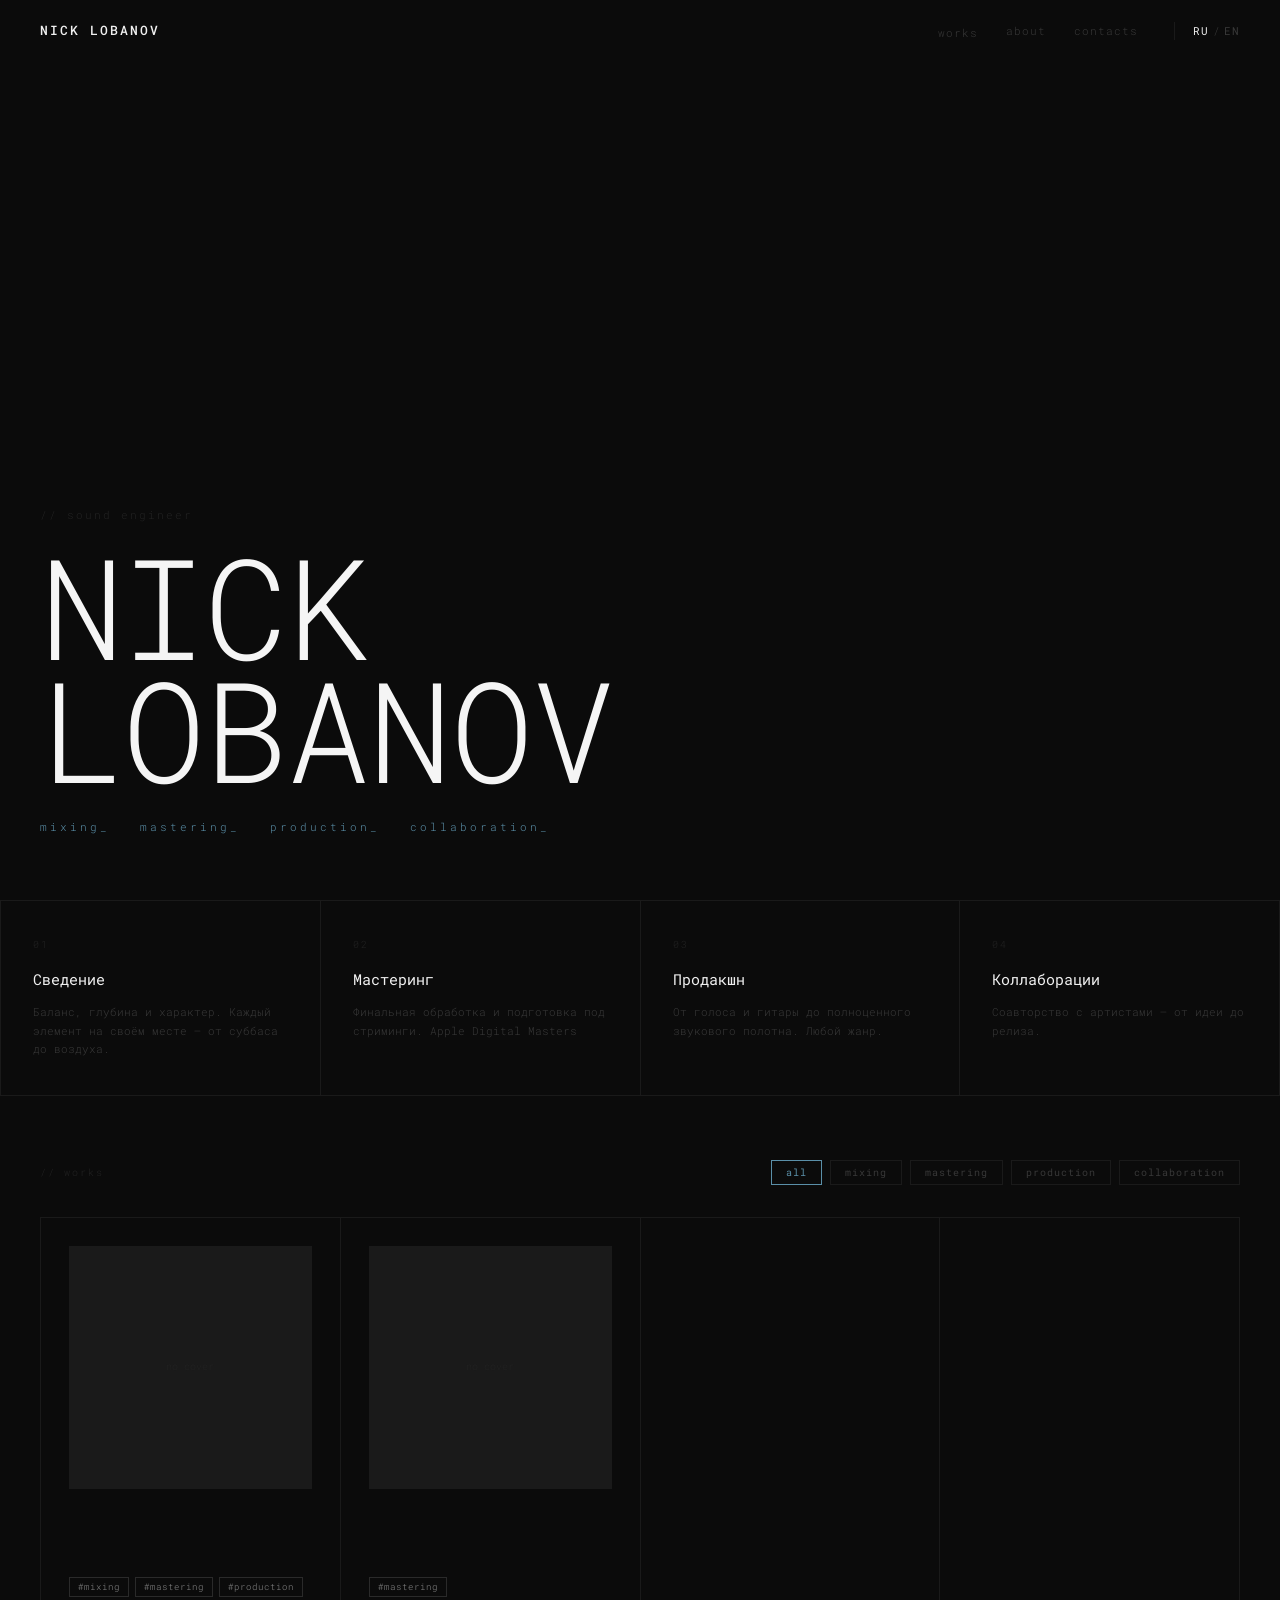
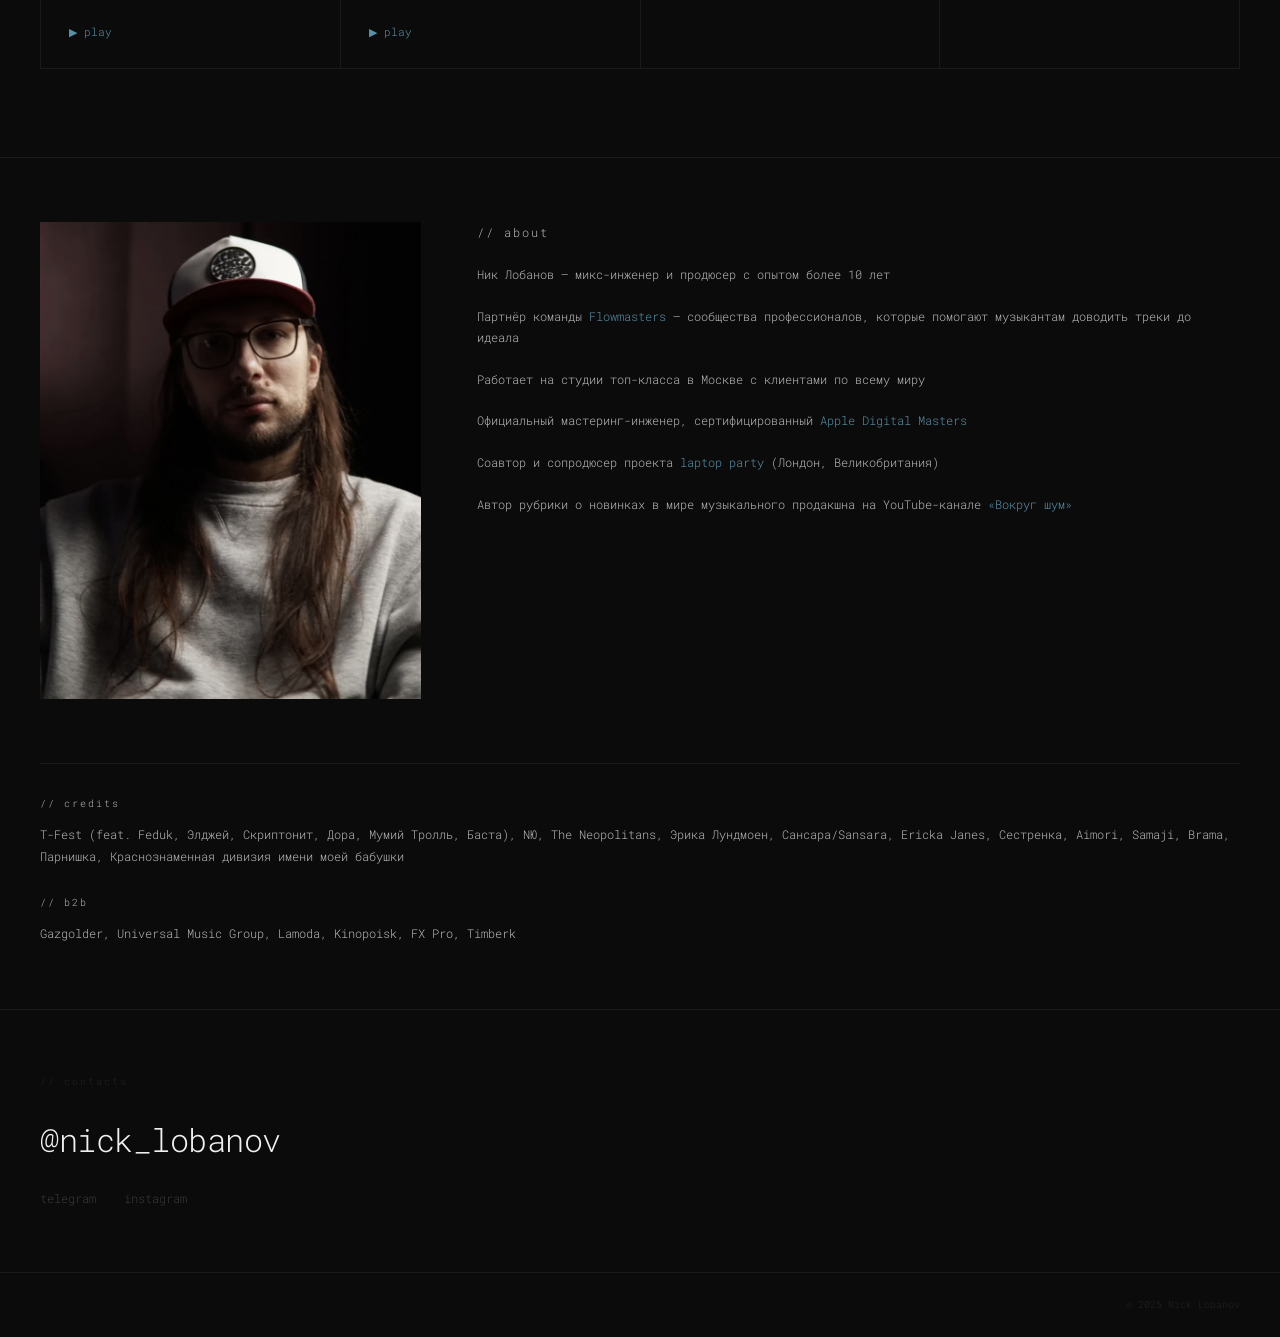
<file: index.html>
<!DOCTYPE html>
<html lang="ru">
<head>
  <meta charset="UTF-8">
  <meta name="viewport" content="width=device-width, initial-scale=1.0">

  <!-- Primary Meta -->
  <title>Nick Lobanov — звукорежиссёр, сведение и мастеринг в Москве</title>
  <meta name="description" content="Nick Lobanov — микс-инженер и продюсер, официальный мастеринг-инженер Apple Digital Masters. Сведение, мастеринг, продакшн. Москва, клиенты по всему миру.">
  <meta name="keywords" content="Nick Lobanov, Ник Лобанов, Николай Лобанов, Apple Digital Masters, Apple Digital Masters mastering engineer, Apple Digital Masters approved mastering engineer, мастеринг Apple Digital Masters, звукорежиссёр, микс-инженер, mixing engineer, mastering engineer, сведение, мастеринг, продюсирование, продакшн, музыкальный продюсер, сведение и мастеринг Москва, звукорежиссёр Москва, mixing mastering Moscow">
  <meta name="author" content="Nick Lobanov">
  <link rel="canonical" href="https://nicklobanov.pro/">

  <!-- Open Graph / Facebook / Telegram / VK -->
  <meta property="og:type" content="website">
  <meta property="og:url" content="https://nicklobanov.pro/">
  <meta property="og:title" content="Nick Lobanov — звукорежиссёр, сведение и мастеринг">
  <meta property="og:description" content="Nick Lobanov — микс-инженер и продюсер, официальный мастеринг-инженер Apple Digital Masters. Сведение, мастеринг, продакшн. Москва, клиенты по всему миру.">
  <meta property="og:image" content="https://nicklobanov.pro/og-image.jpg">
  <meta property="og:image:width" content="1200">
  <meta property="og:image:height" content="630">
  <meta property="og:locale" content="ru_RU">
  <meta property="og:locale:alternate" content="en_US">
  <meta property="og:site_name" content="Nick Lobanov">

  <!-- Twitter -->
  <meta name="twitter:card" content="summary_large_image">
  <meta name="twitter:title" content="Nick Lobanov — звукорежиссёр, сведение и мастеринг">
  <meta name="twitter:description" content="Микс-инженер и продюсер, официальный мастеринг-инженер Apple Digital Masters. Сведение, мастеринг, продакшн. Москва, клиенты по всему миру.">
  <meta name="twitter:image" content="https://nicklobanov.pro/og-image.jpg">

  <!-- Structured data: Person + Service -->
  <script type="application/ld+json">
  {
    "@context": "https://schema.org",
    "@type": "Person",
    "name": "Nick Lobanov",
    "alternateName": ["Ник Лобанов", "Николай Лобанов"],
    "jobTitle": "Микс-инженер и продюсер",
    "url": "https://nicklobanov.pro/",
    "image": "https://nicklobanov.pro/nick.jpg",
    "sameAs": [
      "https://t.me/nick_lobanov",
      "https://instagram.com/nick_lobanov"
    ],
    "knowsAbout": ["Сведение", "Мастеринг", "Музыкальное продюсирование", "Аранжировки", "Mixing", "Mastering", "Music Production", "Apple Digital Masters"],
    "hasCredential": {
      "@type": "EducationalOccupationalCredential",
      "name": "Apple Digital Masters Approved Mastering Engineer",
      "credentialCategory": "certification",
      "url": "https://www.apple.com/apple-music/apple-digital-masters/",
      "recognizedBy": {
        "@type": "Organization",
        "name": "Apple",
        "url": "https://www.apple.com/"
      }
    },
    "address": {
      "@type": "PostalAddress",
      "addressLocality": "Москва",
      "addressCountry": "RU"
    }
  }
  </script>

  <link rel="icon" type="image/svg+xml" href="favicon.svg">
  <link rel="icon" type="image/png" href="favicon.png">
  <link rel="shortcut icon" href="favicon.ico">

  <!-- Preconnect for critical resources -->
  <link rel="preconnect" href="https://fonts.googleapis.com">
  <link rel="preconnect" href="https://fonts.gstatic.com" crossorigin>
  <link rel="preconnect" href="https://avatars.yandex.net">
  <link rel="preconnect" href="https://i.scdn.co">
  <!-- DNS prefetch for non-critical -->
  <link rel="dns-prefetch" href="https://docs.google.com">
  <link rel="dns-prefetch" href="https://mc.yandex.ru">
  <link rel="dns-prefetch" href="https://www.googletagmanager.com">

  <link href="https://fonts.googleapis.com/css2?family=Roboto+Mono:wght@300;400;500&display=swap" rel="stylesheet">

  <link rel="stylesheet" href="style.css">
</head>
<body>

  <nav id="nav">
    <a href="#" class="nav-logo">NICK LOBANOV</a>
    <div class="nav-links">
      <div class="nav-dropdown">
        <a href="#works" class="nav-trigger">works</a>
        <div class="dropdown-menu">
          <a href="#works" data-filter="all">all</a>
          <a href="#works" data-filter="mixing">mixing</a>
          <a href="#works" data-filter="mastering">mastering</a>
          <a href="#works" data-filter="production">production</a>
          <a href="#works" data-filter="collaboration">collaboration</a>
        </div>
      </div>
      <a href="#about">about</a>
      <a href="#contacts">contacts</a>
      <span class="lang-switch">
        <button class="lang-btn active" data-lang="ru">RU</button>
        <span class="lang-divider">/</span>
        <button class="lang-btn" data-lang="en">EN</button>
      </span>
    </div>
  </nav>

  <section class="hero">
    <p class="hero-label">// sound engineer</p>
    <h1 class="hero-name">NICK<br>LOBANOV</h1>
    <p class="hero-sub">
      <span>mixing_</span>
      <span>mastering_</span>
      <span>production_</span>
      <span>collaboration_</span>
    </p>
  </section>

  <section class="services">
    <div class="services-grid">
      <div class="service-item">
        <span class="service-num">01</span>
        <h3 data-ru="Сведение" data-en="Mixing">Сведение</h3>
        <p data-ru="Баланс, глубина и характер. Каждый элемент на своём месте — от суббаса до воздуха."
           data-en="Balance, depth and character. Every element in its place — from sub-bass to air.">Баланс, глубина и характер. Каждый элемент на своём месте — от суббаса до воздуха.</p>
      </div>
      <div class="service-item">
        <span class="service-num">02</span>
        <h3 data-ru="Мастеринг" data-en="Mastering">Мастеринг</h3>
        <p data-ru="Финальная обработка и подготовка под стриминги. Apple Digital Masters"
           data-en="Final processing and preparation for streaming. Apple Digital Masters">Финальная обработка и подготовка под стриминги. Apple Digital Masters</p>
      </div>
      <div class="service-item">
        <span class="service-num">03</span>
        <h3 data-ru="Продакшн" data-en="Production">Продакшн</h3>
        <p data-ru="От голоса и гитары до полноценного звукового полотна. Любой жанр."
           data-en="From a vocal or a guitar to a complete sonic landscape. Any genre.">От голоса и гитары до полноценного звукового полотна. Любой жанр.</p>
      </div>
      <div class="service-item">
        <span class="service-num">04</span>
        <h3 data-ru="Коллаборации" data-en="Collaboration">Коллаборации</h3>
        <p data-ru="Соавторство с артистами — от идеи до релиза."
           data-en="Co-creating with artists — from initial idea to final release.">Соавторство с артистами — от идеи до релиза.</p>
      </div>
    </div>
  </section>

  <section class="works" id="works">
    <div class="works-header">
      <p class="section-label">// works</p>
      <div class="filters" id="filters">
        <button class="filter-btn active" data-filter="all">all</button>
        <button class="filter-btn" data-filter="mixing">mixing</button>
        <button class="filter-btn" data-filter="mastering">mastering</button>
        <button class="filter-btn" data-filter="production">production</button>
        <button class="filter-btn" data-filter="collaboration">collaboration</button>
      </div>
    </div>
    <div class="works-grid" id="works-grid">
      <div class="loading" data-ru="загружаем работы..." data-en="loading works...">загружаем работы...</div>
    </div>
    <div class="load-more-wrap">
      <button class="load-more" id="load-more" data-ru="показать ещё" data-en="show more" style="display:none;">показать ещё</button>
    </div>
  </section>

  <section class="about" id="about">
    <div class="about-main">
      <div class="about-photo">
        <picture>
          <source srcset="nick.webp" type="image/webp">
          <img src="nick.jpg" alt="Nick Lobanov">
        </picture>
      </div>
      <div class="about-text">
        <p class="section-label">// about</p>
        <div data-lang-block="ru">
          <p>Ник Лобанов — микс-инженер и продюсер с опытом более 10 лет</p>
          <p>Партнёр команды <a href="https://flowmasters.team/" target="_blank" class="inline-link">Flowmasters</a> — сообщества профессионалов, которые помогают музыкантам доводить треки до идеала</p>
          <p>Работает на студии топ-класса в Москве с клиентами по всему миру</p>
          <p>Официальный мастеринг-инженер, сертифицированный <a href="https://www.apple.com/apple-music/apple-digital-masters/" target="_blank" rel="noopener" class="inline-link">Apple Digital Masters</a></p>
          <p>Соавтор и сопродюсер проекта <a href="https://www.instagram.com/laptoparty/" target="_blank" class="inline-link">laptop party</a> (Лондон, Великобритания)</p>
          <p>Автор рубрики о новинках в мире музыкального продакшна на YouTube-канале <a href="https://youtu.be/UWE4rC1FKcc" target="_blank" class="inline-link">«Вокруг шум»</a></p>
        </div>
        <div data-lang-block="en" style="display:none;">
          <p>Nick Lobanov — mixing engineer and music producer with over 10 years of experience</p>
          <p>Partner of <a href="https://flowmasters.team/" target="_blank" class="inline-link">Flowmasters</a> — a team of music professionals helping artists bring their tracks to the highest standard</p>
          <p>Works from a top-tier studio with clients worldwide</p>
          <p><a href="https://www.apple.com/apple-music/apple-digital-masters/" target="_blank" rel="noopener" class="inline-link">Apple Digital Masters</a> Approved Mastering Engineer</p>
          <p>Co-author and co-producer of <a href="https://www.instagram.com/laptoparty/" target="_blank" class="inline-link">laptop party</a> (London, UK)</p>
        </div>
      </div>
    </div>
    <div class="about-credits">
      <div class="credits-block">
        <p class="credits-label">// credits</p>
        <p>T-Fest (feat. Feduk, Элджей, Скриптонит, Дора, Мумий Тролль, Баста), NЮ, The Neopolitans, Эрика Лундмоен, Сансара/Sansara, Ericka Janes, Сестренка, Aimori, Samaji, Brama, Парнишка, Краснознаменная дивизия имени моей бабушки </p>
      </div>
      <div class="credits-block">
        <p class="credits-label">// b2b</p>
        <p>Gazgolder, Universal Music Group, Lamoda, Kinopoisk, FX Pro, Timberk</p>
      </div>
    </div>
  </section>

  <section class="contacts" id="contacts">
    <p class="section-label">// contacts</p>
    <a href="https://t.me/nick_lobanov" target="_blank" class="contact-main">@nick_lobanov</a>
    <div class="contact-links">
      <a href="https://t.me/nick_lobanov" target="_blank">telegram</a>
      <a href="https://instagram.com/nick_lobanov" target="_blank">instagram</a>
    </div>
  </section>

  <footer>
    <span>© 2025 Nick Lobanov</span>
  </footer>

  <div id="modal" class="modal" style="display:none;">
    <div class="modal-backdrop" onclick="closeModal()"></div>
    <div class="modal-box">
      <div class="modal-header">
        <div>
          <p class="modal-artist" id="modal-artist"></p>
          <p class="modal-title" id="modal-title"></p>
        </div>
        <button class="modal-close" onclick="closeModal()">✕</button>
      </div>
      <div class="modal-players" id="modal-players"></div>
      <div class="modal-tags" id="modal-tags"></div>
    </div>
  </div>

  <script defer src="script.js"></script>

  <!-- Google tag (gtag.js) -->
  <script async src="https://www.googletagmanager.com/gtag/js?id=G-LS93HZ4N87"></script>
  <script>
    window.dataLayer = window.dataLayer || [];
    function gtag(){dataLayer.push(arguments);}
    gtag('js', new Date());
    gtag('config', 'G-LS93HZ4N87');
  </script>

  <!-- Yandex.Metrika counter -->
  <script type="text/javascript">
      (function(m,e,t,r,i,k,a){
          m[i]=m[i]||function(){(m[i].a=m[i].a||[]).push(arguments)};
          m[i].l=1*new Date();
          for (var j = 0; j < document.scripts.length; j++) {if (document.scripts[j].src === r) { return; }}
          k=e.createElement(t),a=e.getElementsByTagName(t)[0],k.async=1,k.src=r,a.parentNode.insertBefore(k,a)
      })(window, document,'script','https://mc.yandex.ru/metrika/tag.js?id=109264972', 'ym');
      ym(109264972, 'init', {ssr:true, webvisor:true, clickmap:true, ecommerce:"dataLayer", referrer: document.referrer, url: location.href, accurateTrackBounce:true, trackLinks:true});
  </script>
  <noscript><div><img src="https://mc.yandex.ru/watch/109264972" style="position:absolute; left:-9999px;" alt="" /></div></noscript>
  <!-- /Yandex.Metrika counter -->
</body>
</html>
</file>
<file: style.css>
*, *::before, *::after { box-sizing: border-box; margin: 0; padding: 0; }

:root {
  --bg: #0b0b0b;
  --fg: #f0f0f0;
  --muted: #383838;
  --dim: #222;
  --accent: #5a8fa8;
  --border: #1a1a1a;
  --font: 'Roboto Mono', ui-monospace, monospace;
}

html { scroll-behavior: smooth; overflow-x: hidden; }

body {
  background: var(--bg);
  color: var(--fg);
  font-family: var(--font);
  font-weight: 300;
  line-height: 1.6;
  overflow-x: hidden;
  width: 100%;
}

/* NAV */
nav {
  position: fixed;
  top: 0; left: 0; right: 0;
  z-index: 100;
  display: flex;
  justify-content: space-between;
  align-items: center;
  padding: 18px 40px;
  background: transparent;
  transition: background 0.3s;
}
nav.scrolled { background: rgba(11,11,11,0.95); border-bottom: 1px solid var(--border); }
.nav-logo { font-size: 13px; font-weight: 500; letter-spacing: 2px; color: var(--fg); text-decoration: none; }
.nav-links { display: flex; gap: 28px; align-items: center; }
.nav-links a { color: var(--muted); text-decoration: none; font-size: 11px; letter-spacing: 1px; transition: color 0.2s; }
.nav-links a:hover { color: var(--fg); }

/* LANG SWITCH */
.lang-switch {
  display: inline-flex;
  align-items: center;
  gap: 4px;
  margin-left: 8px;
  padding-left: 18px;
  border-left: 1px solid var(--border);
}
.lang-btn {
  background: none;
  border: none;
  color: var(--muted);
  font-family: var(--font);
  font-size: 11px;
  letter-spacing: 1px;
  cursor: pointer;
  padding: 0;
  transition: color 0.2s;
}
.lang-btn:hover { color: var(--fg); }
.lang-btn.active { color: var(--fg); }
.lang-divider { color: var(--muted); font-size: 11px; }

/* DROPDOWN */
.nav-dropdown { position: relative; }
.nav-trigger { color: var(--muted); text-decoration: none; font-size: 11px; letter-spacing: 1px; cursor: pointer; transition: color 0.2s; }
.nav-trigger:hover, .nav-dropdown.open .nav-trigger { color: var(--fg); }
.dropdown-menu {
  position: absolute;
  top: calc(100% + 12px);
  left: 0;
  background: #0f0f0f;
  border: 1px solid var(--border);
  padding: 8px 0;
  min-width: 160px;
  opacity: 0;
  visibility: hidden;
  transform: translateY(-4px);
  transition: opacity 0.2s, visibility 0.2s, transform 0.2s;
}
.nav-dropdown:hover .dropdown-menu,
.nav-dropdown.open .dropdown-menu {
  opacity: 1;
  visibility: visible;
  transform: none;
}
.dropdown-menu a {
  display: block;
  padding: 8px 18px;
  color: var(--muted);
  text-decoration: none;
  font-size: 11px;
  letter-spacing: 1px;
  transition: color 0.2s, background 0.2s;
}
.dropdown-menu a:hover { color: var(--accent); background: #141414; }
.dropdown-menu a.current { color: var(--accent); }

/* LOAD MORE */
.load-more-wrap { display: flex; justify-content: center; margin-top: 24px; }
.load-more {
  background: none;
  border: 1px solid var(--border);
  color: #b8b8b8;
  font-family: var(--font);
  font-size: 11px;
  letter-spacing: 2px;
  padding: 12px 32px;
  cursor: pointer;
  transition: all 0.2s;
}
.load-more:hover { border-color: var(--accent); color: var(--accent); }

/* HERO */
.hero {
  min-height: 100vh;
  display: flex;
  flex-direction: column;
  justify-content: flex-end;
  padding: 0 40px 64px;
}
.hero-label { color: var(--dim); font-size: 11px; letter-spacing: 2px; margin-bottom: 20px; }
.hero-name {
  font-size: clamp(72px, 13vw, 140px);
  font-weight: 300;
  line-height: 0.88;
  letter-spacing: -2px;
  color: #f5f5f5;
  margin-bottom: 28px;
}
.hero-sub { color: var(--accent); font-size: 11px; letter-spacing: 3px; }
.hero-sub span { display: inline-block; margin-right: 20px; white-space: nowrap; }

/* SERVICES */
.services { border-top: 1px solid var(--border); }
.services-grid { display: grid; grid-template-columns: 1fr 1fr 1fr 1fr; border-left: 1px solid var(--border); }
.service-item {
  padding: 36px 32px;
  border-right: 1px solid var(--border);
  border-bottom: 1px solid var(--border);
  opacity: 0;
  transform: translateY(16px);
  transition: opacity 0.5s, transform 0.5s;
}
.service-item.visible { opacity: 1; transform: none; }
.service-num { color: var(--dim); font-size: 10px; letter-spacing: 2px; display: block; margin-bottom: 14px; }
.service-item h3 { font-size: 15px; font-weight: 400; margin-bottom: 12px; color: var(--fg); }
.service-item p { color: var(--muted); font-size: 11px; line-height: 1.7; }

/* WORKS */
.works { padding: 64px 40px; }
.works-header { display: flex; align-items: center; justify-content: space-between; flex-wrap: wrap; gap: 16px; margin-bottom: 32px; }
.section-label { color: var(--dim); font-size: 10px; letter-spacing: 2px; }
.filters { display: flex; gap: 8px; flex-wrap: wrap; }
.filter-btn {
  background: none;
  border: 1px solid var(--border);
  color: var(--muted);
  font-family: var(--font);
  font-size: 10px;
  letter-spacing: 1px;
  padding: 5px 14px;
  cursor: pointer;
  transition: all 0.2s;
}
.filter-btn:hover, .filter-btn.active { border-color: var(--accent); color: var(--accent); }

.works-grid {
  display: grid;
  grid-template-columns: repeat(4, 1fr);
  gap: 1px;
  background: var(--border);
  border: 1px solid var(--border);
}
.loading { background: var(--bg); padding: 48px; color: var(--muted); font-size: 11px; grid-column: 1 / -1; }

.track-card {
  background: var(--bg);
  padding: 28px;
  cursor: pointer;
  display: flex;
  flex-direction: column;
  opacity: 0;
  transform: translateY(12px);
  transition: opacity 0.4s, transform 0.4s, background 0.2s;
}
.track-card.visible { opacity: 1; transform: none; }
.track-card:hover { background: #111; }
.track-card.hidden { display: none; }

/* Невидимые заглушки чтобы добить последний ряд */
.track-filler { background: var(--bg); }

.track-cover {
  width: 100%;
  aspect-ratio: 1;
  object-fit: cover;
  margin-bottom: 16px;
  filter: grayscale(20%);
  transition: filter 0.3s;
  background: #141414;
}
.track-card:hover .track-cover { filter: grayscale(0%); }
.track-cover-placeholder {
  width: 100%;
  aspect-ratio: 1;
  background: var(--border);
  margin-bottom: 16px;
  display: flex;
  align-items: center;
  justify-content: center;
  color: var(--dim);
  font-size: 10px;
}

.track-artist {
  color: #b8b8b8;
  font-size: 11px;
  letter-spacing: 1px;
  margin-bottom: 6px;
  min-height: 14px;
  display: -webkit-box;
  -webkit-line-clamp: 1;
  -webkit-box-orient: vertical;
  overflow: hidden;
  text-overflow: ellipsis;
}
.track-title {
  font-size: 15px;
  font-weight: 400;
  color: var(--fg);
  margin-bottom: 14px;
  min-height: 38px;
  display: -webkit-box;
  -webkit-line-clamp: 2;
  -webkit-box-orient: vertical;
  overflow: hidden;
}
.track-tags {
  display: flex;
  gap: 6px;
  flex-wrap: wrap;
  margin-bottom: 16px;
  min-height: 22px;
  align-content: flex-start;
}
.tag {
  font-size: 9px;
  letter-spacing: 1px;
  border: 1px solid #2a2a2a;
  color: #888;
  padding: 2px 8px;
  height: fit-content;
}
.track-play {
  color: var(--accent);
  font-size: 11px;
  margin-top: auto;
  padding-top: 8px;
}

/* MODAL */
.modal {
  position: fixed;
  inset: 0;
  z-index: 200;
  display: flex;
  align-items: center;
  justify-content: center;
  padding: 20px;
}
.modal-backdrop {
  position: absolute;
  inset: 0;
  background: rgba(0,0,0,0.85);
}
.modal-box {
  position: relative;
  background: #0f0f0f;
  border: 1px solid var(--border);
  padding: 32px;
  width: 100%;
  max-width: 600px;
  max-height: 90vh;
  overflow-y: auto;
}
.modal-header { display: flex; justify-content: space-between; align-items: flex-start; margin-bottom: 24px; }
.modal-artist { color: #b8b8b8; font-size: 11px; letter-spacing: 1px; margin-bottom: 6px; }
.modal-title { font-size: 18px; font-weight: 400; color: var(--fg); }
.modal-close { background: none; border: none; color: var(--muted); font-size: 16px; cursor: pointer; font-family: var(--font); padding: 0; }
.modal-close:hover { color: var(--fg); }
.modal-players { display: flex; flex-direction: column; gap: 12px; margin-bottom: 20px; }
.player-label { color: #888; font-size: 9px; letter-spacing: 2px; margin-bottom: 6px; }
.modal-tags { display: flex; gap: 6px; flex-wrap: wrap; }

/* ABOUT */
.about { padding: 64px 40px; border-top: 1px solid var(--border); }
.about-main {
  display: grid;
  grid-template-columns: minmax(280px, 1fr) 2fr;
  gap: 56px;
  align-items: start;
  margin-bottom: 64px;
}
.about-photo img {
  width: 100%;
  aspect-ratio: 4 / 5;
  object-fit: cover;
  object-position: center 25%;
  display: block;
  filter: grayscale(15%);
  transition: filter 0.3s;
}
.about-photo img:hover { filter: grayscale(0%); }
.about-credits { padding-top: 32px; border-top: 1px solid var(--border); }
.about .section-label { color: #b8b8b8; margin-bottom: 20px; }
.about-grid { display: grid; grid-template-columns: 1fr 1fr; gap: 64px; }
.about-text p { color: #b8b8b8; font-size: 12px; line-height: 1.8; margin-bottom: 20px; }
.about-text .inline-link {
  color: var(--accent);
  text-decoration: none;
  border-bottom: 1px solid transparent;
  transition: border-color 0.2s, opacity 0.2s;
}
.about-text .inline-link:hover {
  border-bottom-color: var(--accent);
  opacity: 0.85;
}
.cv-link { color: var(--accent); font-size: 11px; text-decoration: none; letter-spacing: 1px; transition: opacity 0.2s; }
.cv-link:hover { opacity: 0.7; }
.credits-block { margin-bottom: 28px; }
.credits-block:last-child { margin-bottom: 0; }
.credits-label { color: #b8b8b8; font-size: 10px; letter-spacing: 2px; margin-bottom: 12px; }
.credits-block p:not(.credits-label) {
  color: #b8b8b8;
  font-size: 12px;
  line-height: 1.8;
  margin: 0;
}
.about-credits li:first-child { border-top: 1px solid var(--border); }

/* CONTACTS */
.contacts { padding: 64px 40px; border-top: 1px solid var(--border); }
.contacts .section-label { margin-bottom: 24px; }
.contact-main {
  display: block;
  font-size: clamp(18px, 3vw, 32px);
  font-weight: 300;
  color: var(--fg);
  text-decoration: none;
  margin-bottom: 24px;
  transition: color 0.2s;
  letter-spacing: -0.5px;
}
.contact-main:hover { color: var(--accent); }
.contact-links { display: flex; gap: 28px; }
.contact-links a { color: var(--muted); font-size: 12px; text-decoration: none; transition: color 0.2s; }
.contact-links a:hover { color: var(--fg); }

footer {
  padding: 24px 40px;
  border-top: 1px solid var(--border);
  display: flex;
  justify-content: flex-end;
}
footer span { color: var(--dim); font-size: 10px; }

/* RESPONSIVE */
@media (max-width: 1024px) {
  .services-grid { grid-template-columns: 1fr 1fr; }
  .works-grid { grid-template-columns: repeat(3, 1fr); }
}

@media (max-width: 768px) {
  nav { padding: 16px 20px; }
  .nav-links { gap: 16px; }
  .nav-logo { font-size: 11px; letter-spacing: 1.5px; }
  .lang-switch { margin-left: 0; padding-left: 10px; }

  .hero {
    padding: 0 20px 48px;
    min-height: 90vh;
  }
  .hero-name {
    font-size: clamp(56px, 16vw, 88px);
    letter-spacing: -1px;
    word-break: break-word;
  }
  .hero-sub {
    font-size: 10px;
    letter-spacing: 2px;
    line-height: 2;
  }

  .services-grid { grid-template-columns: 1fr; }
  .works { padding: 48px 20px; }
  .works-grid { grid-template-columns: 1fr 1fr; }
  .track-card { padding: 18px; }
  .track-title { font-size: 13px; min-height: 34px; }
  .track-artist { font-size: 10px; }

  .about { padding: 48px 20px; }
  .about-main { grid-template-columns: 1fr; gap: 40px; margin-bottom: 48px; }
  .about-photo img { max-width: 400px; margin: 0 auto; }

  .contacts { padding: 48px 20px; }
  .contact-main {
    font-size: 18px;
    word-break: break-all;
  }
  .contact-links { flex-direction: column; gap: 12px; }

  footer { padding: 20px; }
  .modal-box { padding: 24px; }
}

@media (max-width: 360px) {
  .works-grid { grid-template-columns: 1fr; }
  .track-card { padding: 22px; }
}
</file>
